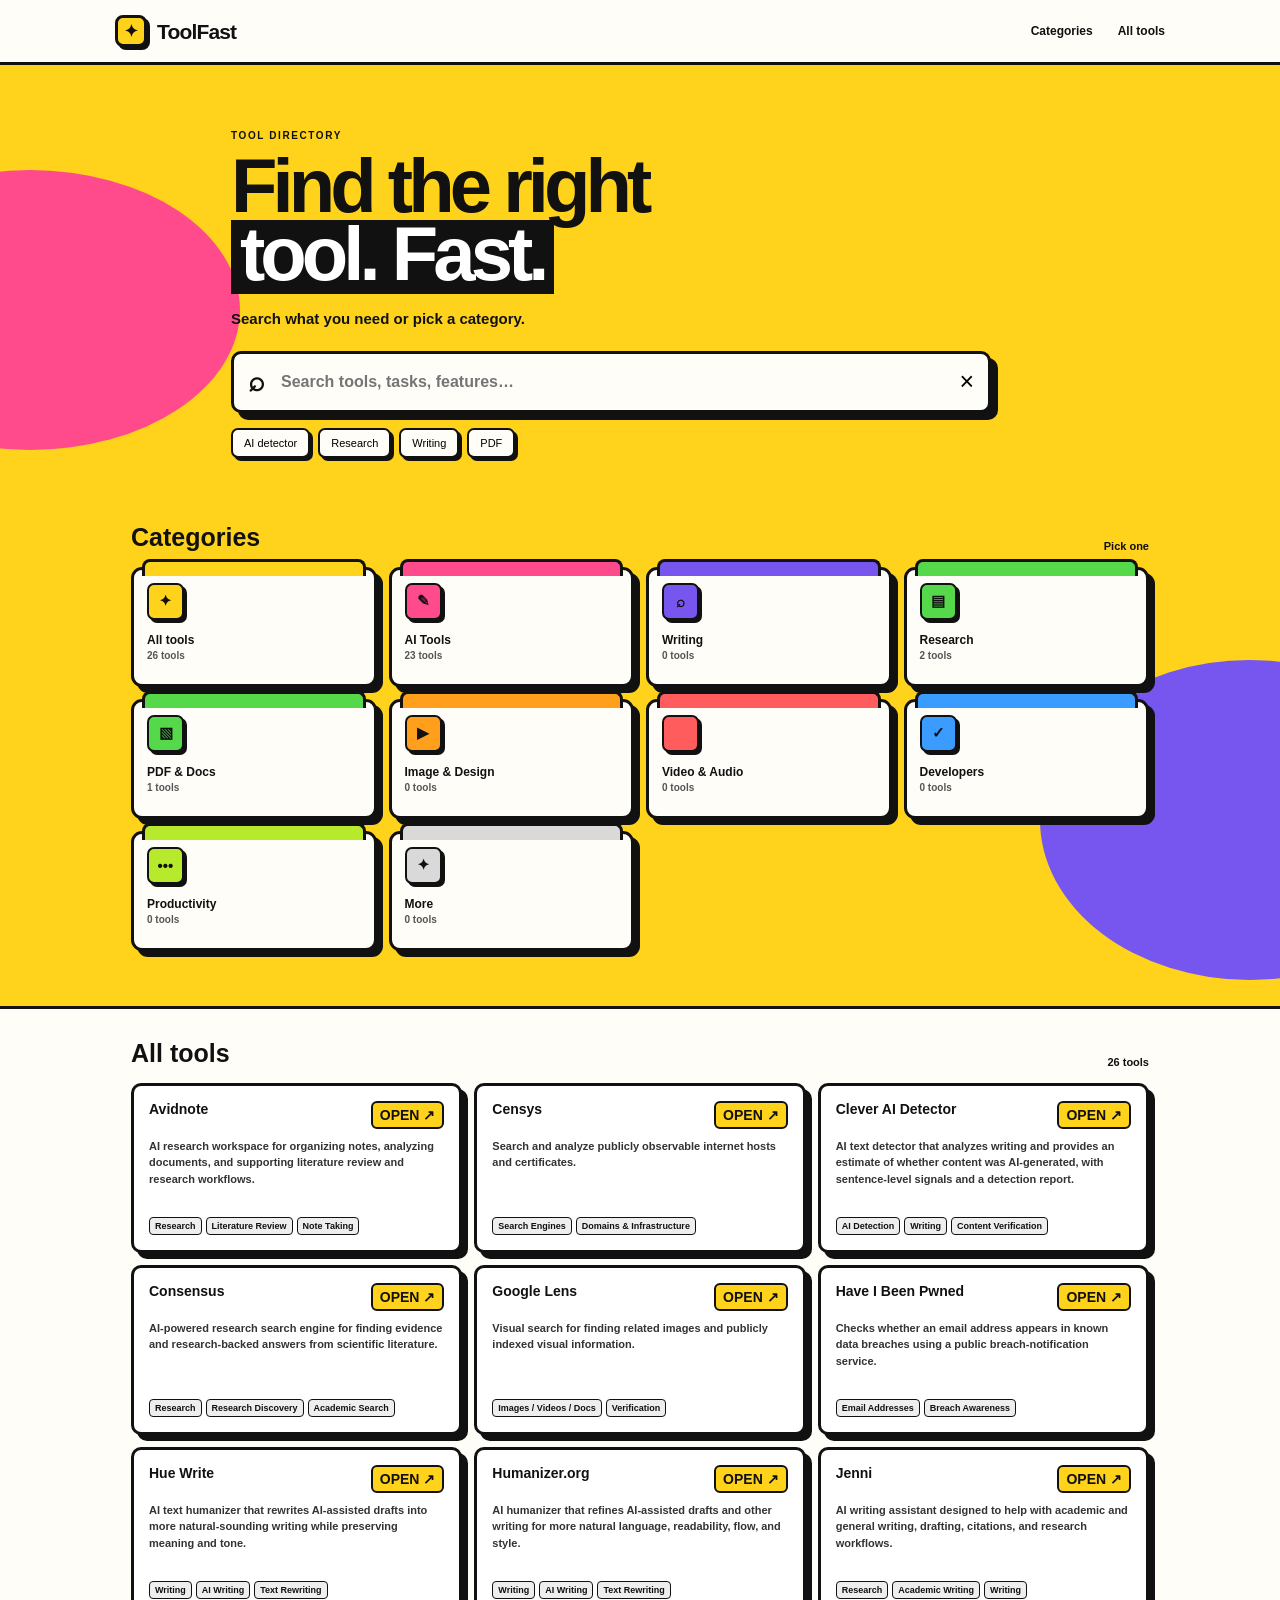
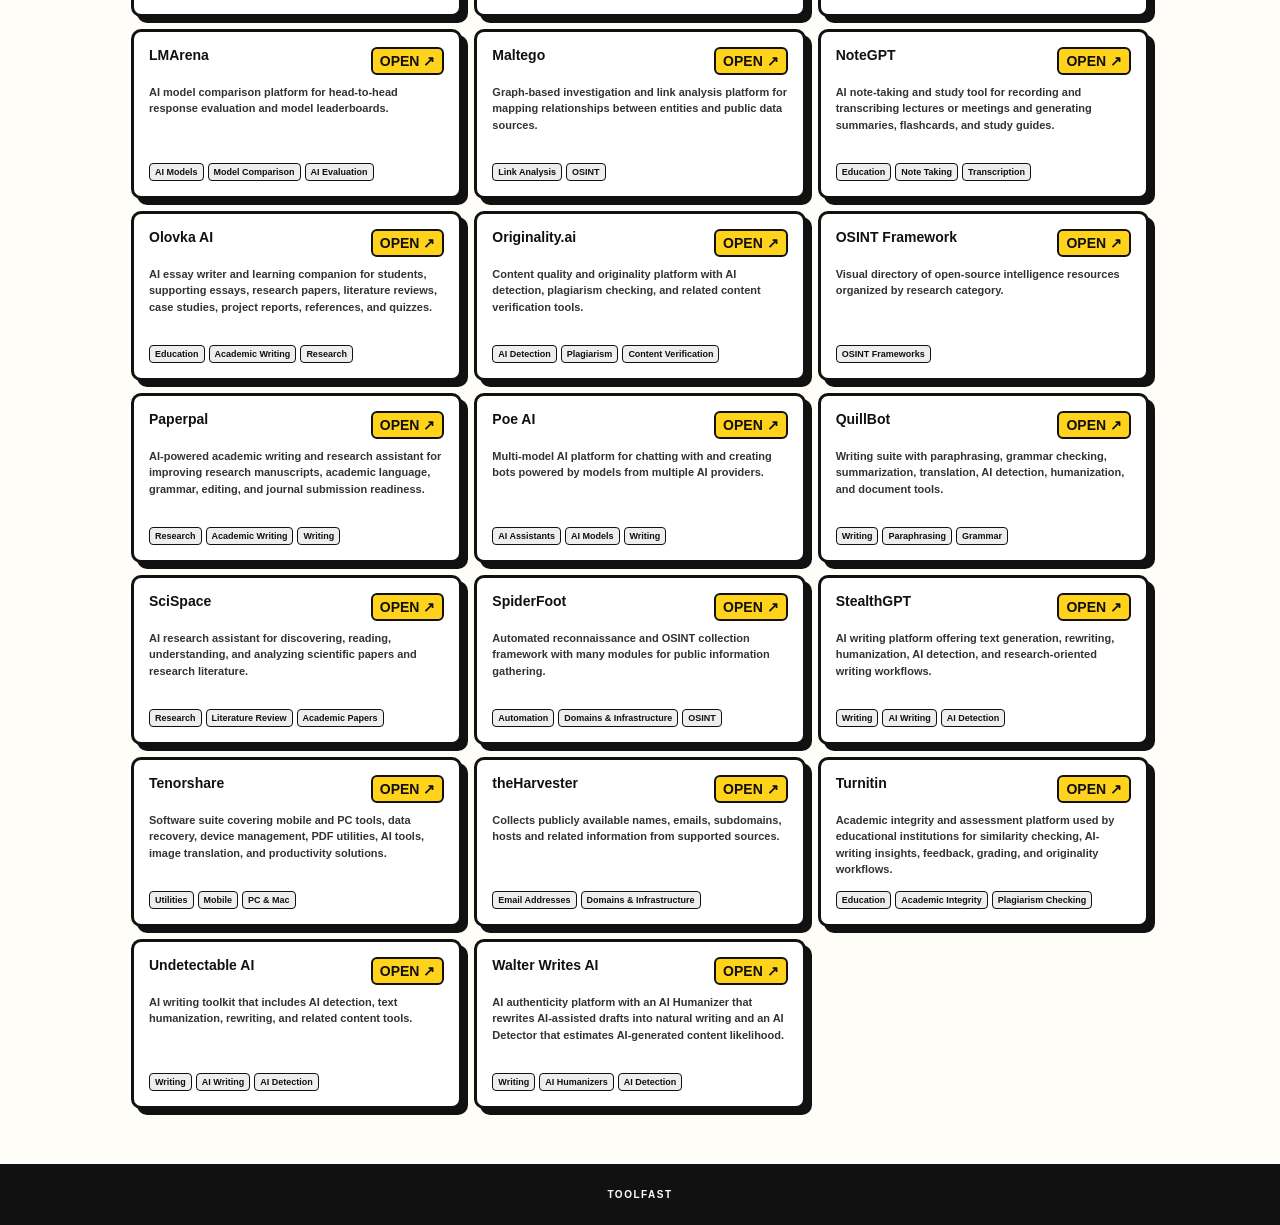
<file: index.html>
<!doctype html><html lang="en"><head><meta charset="utf-8"><meta name="viewport" content="width=device-width,initial-scale=1"><meta name="theme-color" content="#ffd21c"><title>ToolFast — Find tools fast</title><link rel="stylesheet" href="styles.css"></head><body><div class="bg pink"></div><div class="bg purple"></div><header><a class="brand" href="#"><span>✦</span><b>ToolFast</b></a><nav><a href="#categories">Categories</a><a href="#tools">All tools</a></nav><button id="menu" aria-label="Open menu" aria-expanded="false">☰</button><div id="mobileMenu" class="mobile-menu"><a href="#categories">Categories</a><a href="#tools">All tools</a></div></header><main><section class="hero"><small>TOOL DIRECTORY</small><h1 class="hero-title"><span>Find the right</span><span class="hero-highlight">tool. Fast.</span></h1><p>Search what you need or pick a category.</p><div class="search"><b>⌕</b><input id="search" type="search" placeholder="Search tools, tasks, features…"><button id="clear">×</button></div><div class="quick"><button data-q="AI detector">AI detector</button><button data-q="research">Research</button><button data-q="writing">Writing</button><button data-q="PDF">PDF</button></div></section><section id="categories"><div class="head"><h2>Categories</h2><span id="hint">Pick one</span></div><div id="cats" class="cats"><div class="loading">Loading tools…</div></div></section><section id="tools" class="results"><div class="head"><h2 id="title">All tools</h2><span id="count">0 tools</span></div><div id="active"></div><div id="results" class="grid"></div><div id="empty" hidden><h3>No tools found</h3><p>Try another search.</p><button id="reset">Show all tools</button></div></section></main><footer>TOOLFAST</footer><script src="app.js?v=20260920-7"></script></body></html>
</file>
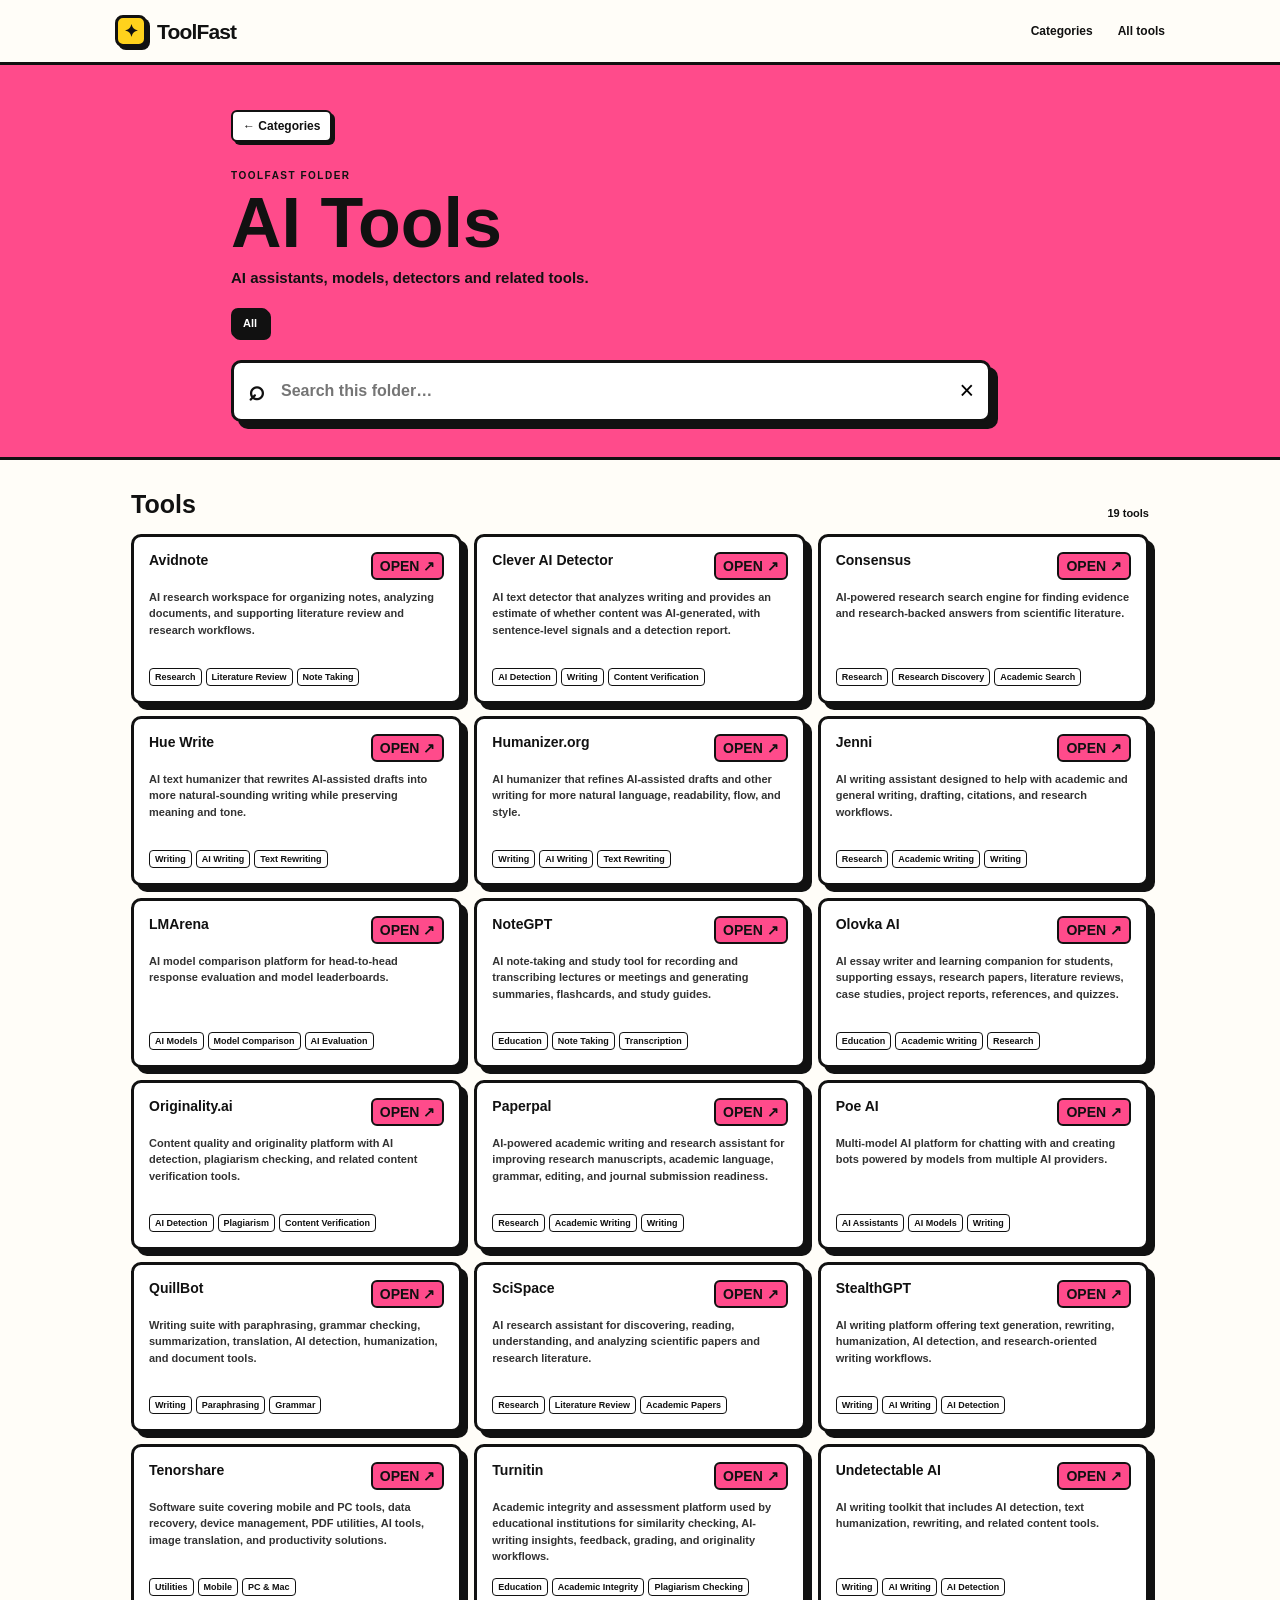
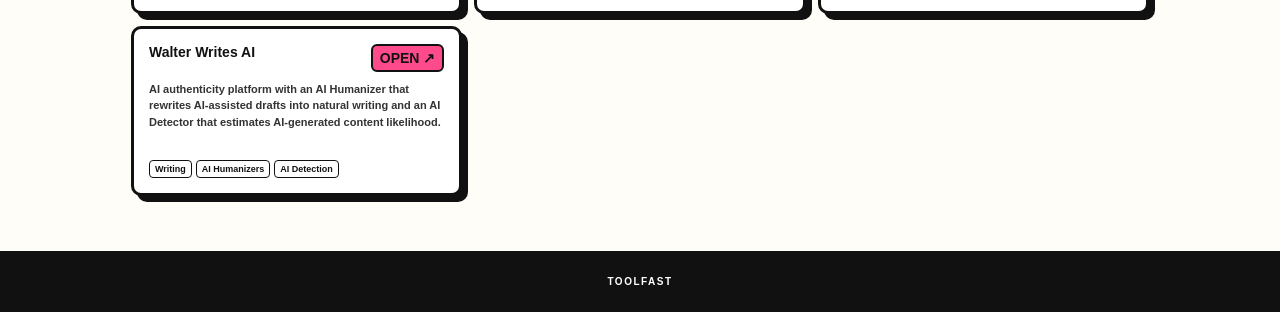
<file: ai-tools.html>
<!doctype html>
<html lang="en" data-category="AI Tools" data-color="#ff4b8b">
<head><meta charset="utf-8"><meta name="viewport" content="width=device-width,initial-scale=1"><meta name="theme-color" content="#ff4b8b"><title>ToolFast — AI Tools</title><link rel="stylesheet" href="styles.css?v=20260920-5"></head>
<body class="category-page" style="--folder-color:#ff4b8b;background:#ff4b8b">
<div class="bg pink"></div><div class="bg purple"></div>
<header><a class="brand" href="index.html"><span>✦</span><b>ToolFast</b></a><nav><a href="index.html#categories">Categories</a><a href="all-tools.html">All tools</a></nav><button id="menu" aria-label="Open menu">☰</button></header>
<main><section class="category-hero" style="background:#ff4b8b">
<a class="back" href="index.html#categories">← Categories</a><small>TOOLFAST FOLDER</small><h1 id="title">Loading…</h1><p id="desc"></p>
<div class="search"><b>⌕</b><input id="search" type="search" placeholder="Search this folder…"><button id="clear">×</button></div>
</section><section class="results"><div class="head"><h2>Tools</h2><span id="count">0 tools</span></div><div id="results" class="grid"></div><div id="empty" hidden><h3>No tools found</h3><p>Try another search.</p></div></section></main><footer>TOOLFAST</footer><script src="category.js?v=20260920-1"></script></body></html>
</file>
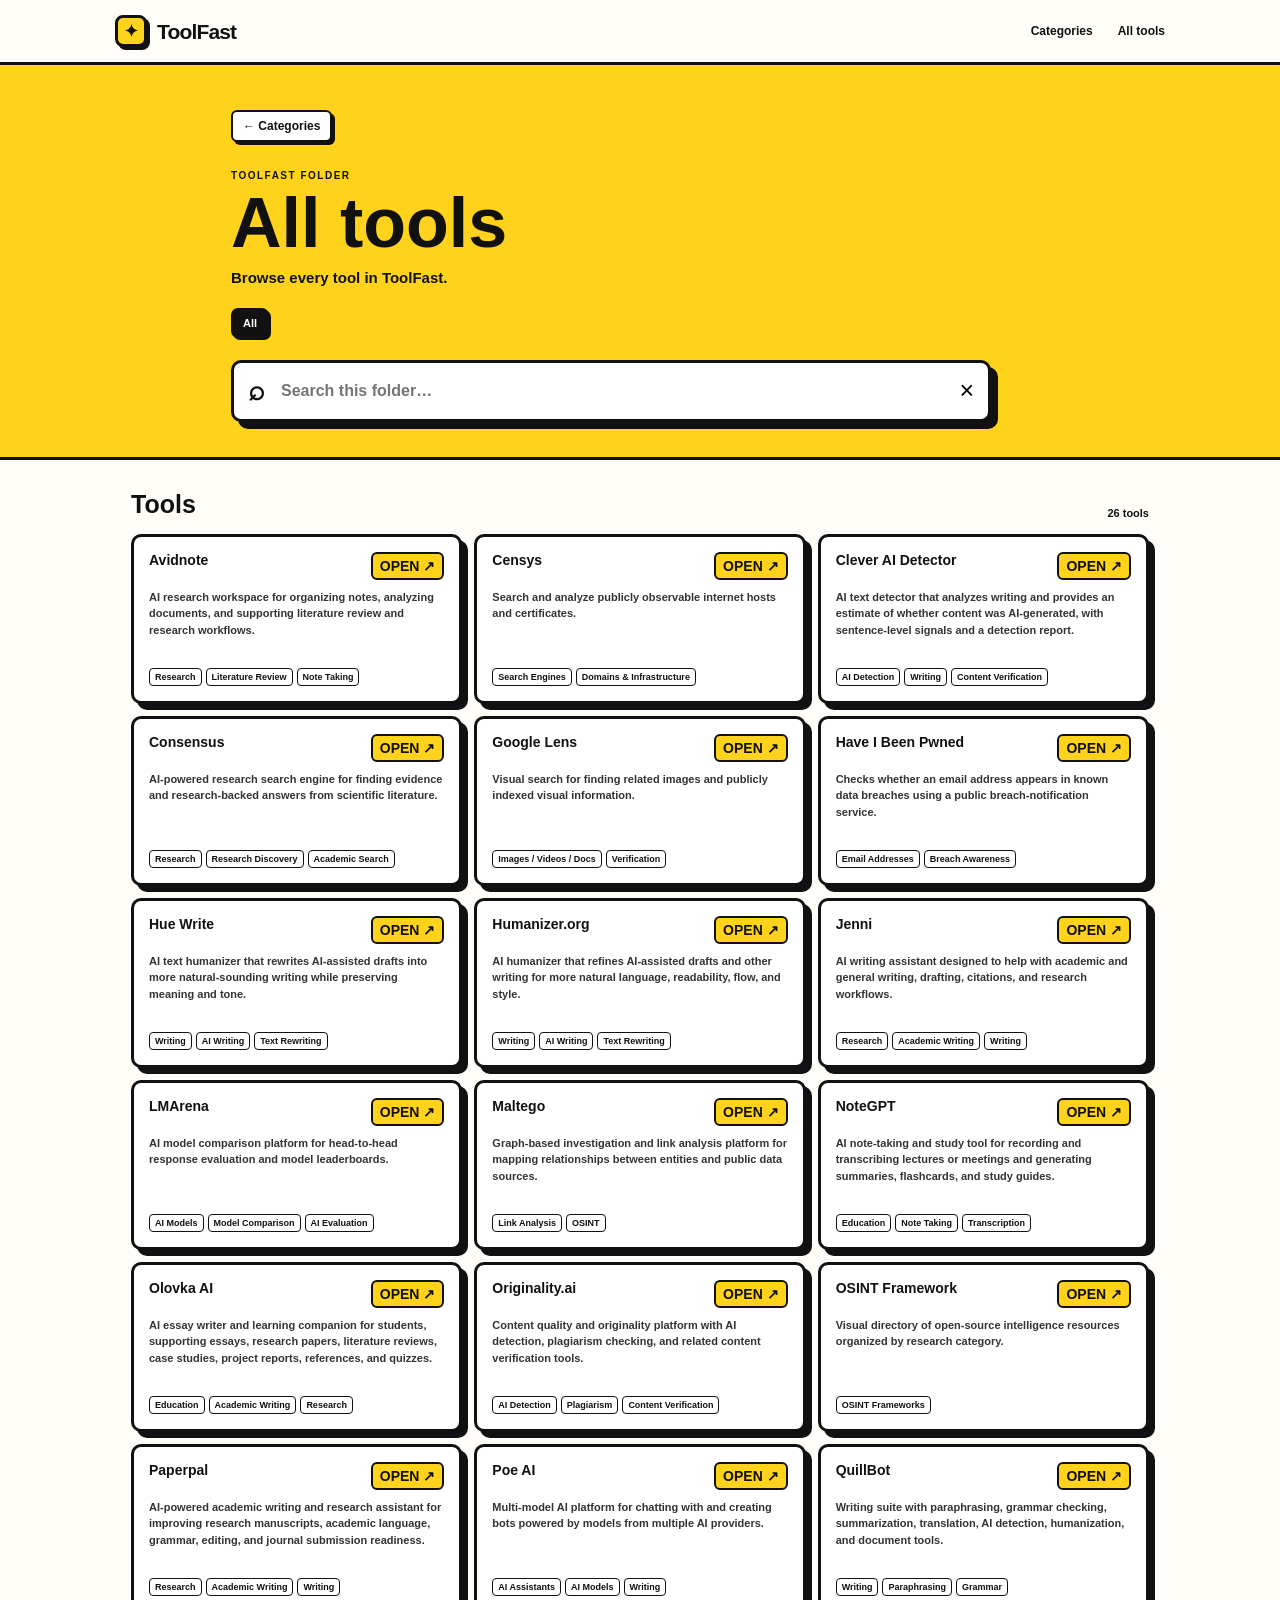
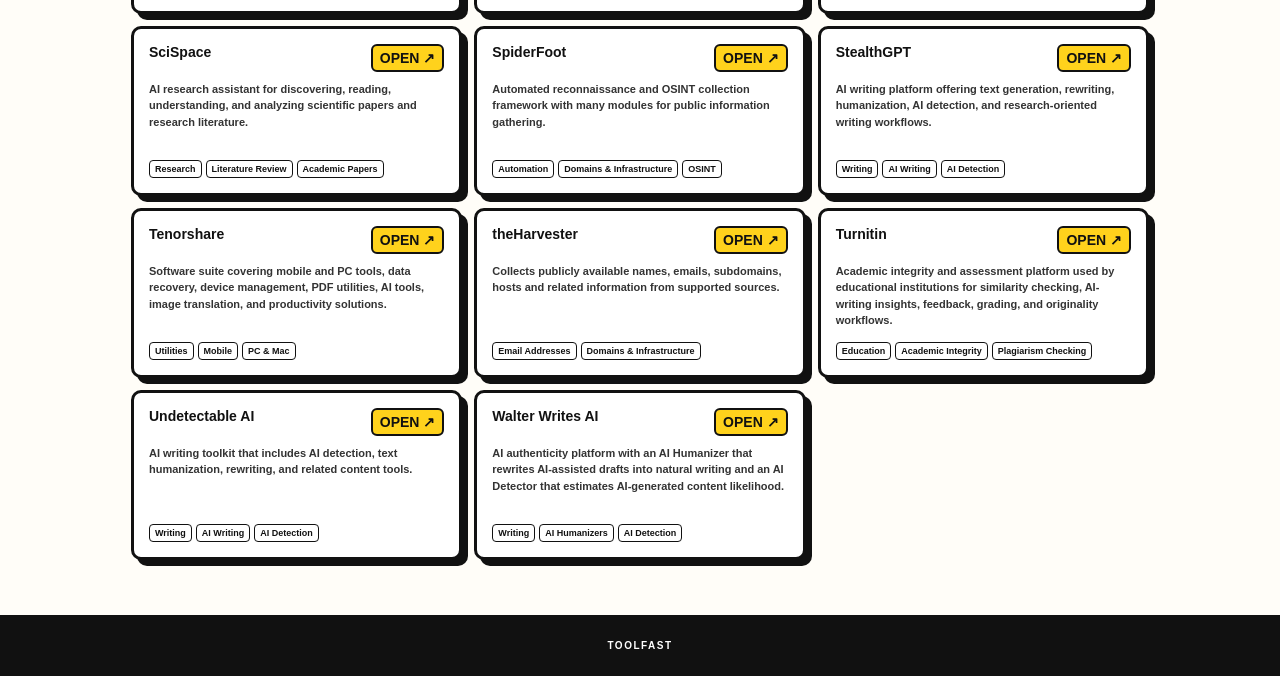
<file: all-tools.html>
<!doctype html>
<html lang="en" data-category="All tools" data-color="#ffd21c">
<head><meta charset="utf-8"><meta name="viewport" content="width=device-width,initial-scale=1"><meta name="theme-color" content="#ffd21c"><title>ToolFast — All tools</title><link rel="stylesheet" href="styles.css?v=20260920-5"></head>
<body class="category-page" style="--folder-color:#ffd21c;background:#ffd21c">
<div class="bg pink"></div><div class="bg purple"></div>
<header><a class="brand" href="index.html"><span>✦</span><b>ToolFast</b></a><nav><a href="index.html#categories">Categories</a><a href="all-tools.html">All tools</a></nav><button id="menu" aria-label="Open menu">☰</button></header>
<main><section class="category-hero" style="background:#ffd21c">
<a class="back" href="index.html#categories">← Categories</a><small>TOOLFAST FOLDER</small><h1 id="title">Loading…</h1><p id="desc"></p>
<div class="search"><b>⌕</b><input id="search" type="search" placeholder="Search this folder…"><button id="clear">×</button></div>
</section><section class="results"><div class="head"><h2>Tools</h2><span id="count">0 tools</span></div><div id="results" class="grid"></div><div id="empty" hidden><h3>No tools found</h3><p>Try another search.</p></div></section></main><footer>TOOLFAST</footer><script src="category.js?v=20260920-1"></script></body></html>
</file>
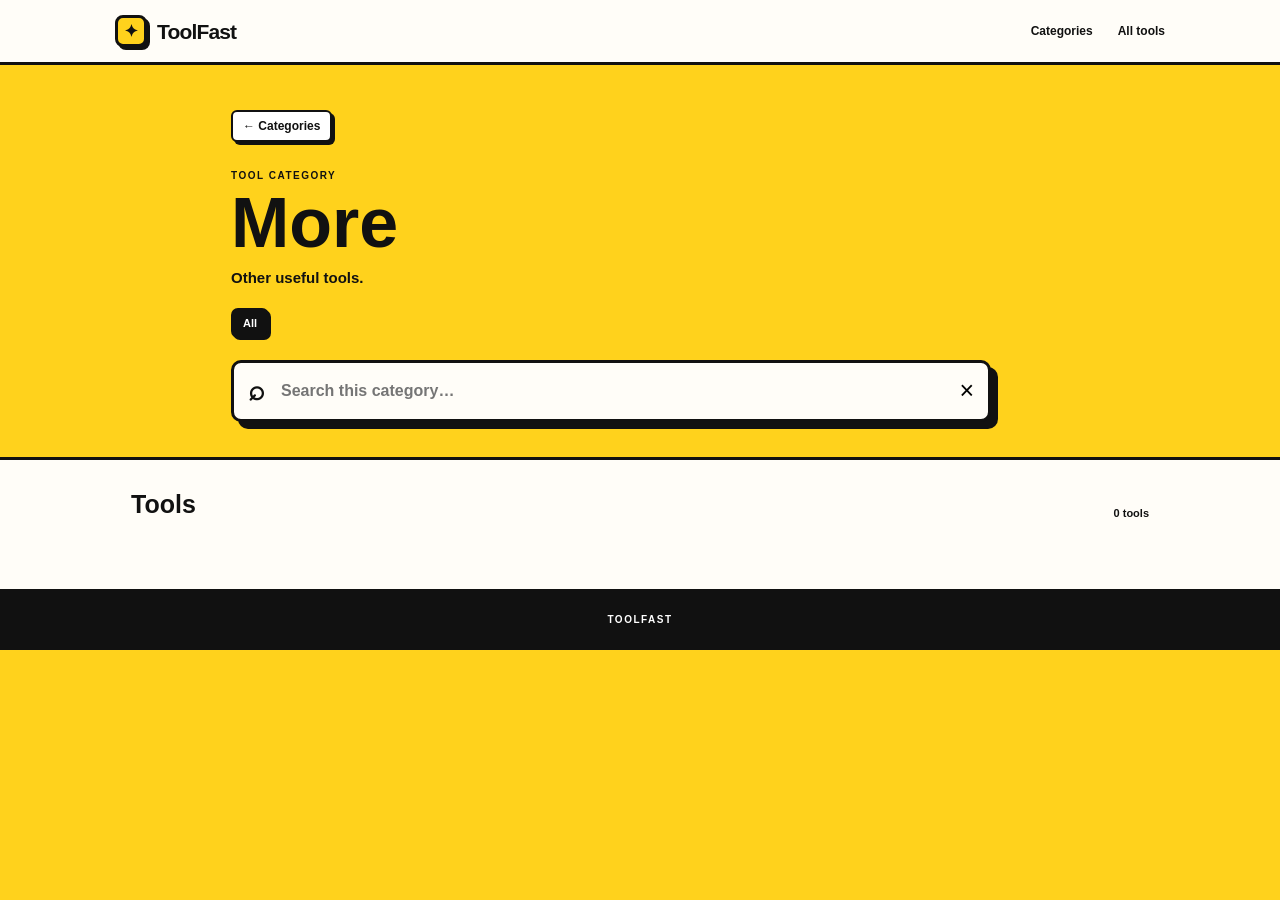
<file: category.html>
<!doctype html><html><head><meta charset="utf-8"><meta name="viewport" content="width=device-width,initial-scale=1"><title>ToolFast Category</title><link rel="stylesheet" href="styles.css"></head><body><header><a class="brand" href="index.html"><span>✦</span><b>ToolFast</b></a><nav><a href="index.html#categories">Categories</a><a href="index.html#tools">All tools</a></nav></header><main><section class="category-hero"><a class="back" href="index.html#categories">← Categories</a><small>TOOL CATEGORY</small><h1 id="title">Loading…</h1><p id="desc"></p><div class="search"><b>⌕</b><input id="search" placeholder="Search this category…"><button id="clear">×</button></div></section><section class="results"><div class="head"><h2>Tools</h2><span id="count">0</span></div><div id="results" class="grid"></div></section></main><footer>TOOLFAST</footer><script src="category.js"></script></body></html>
</file>
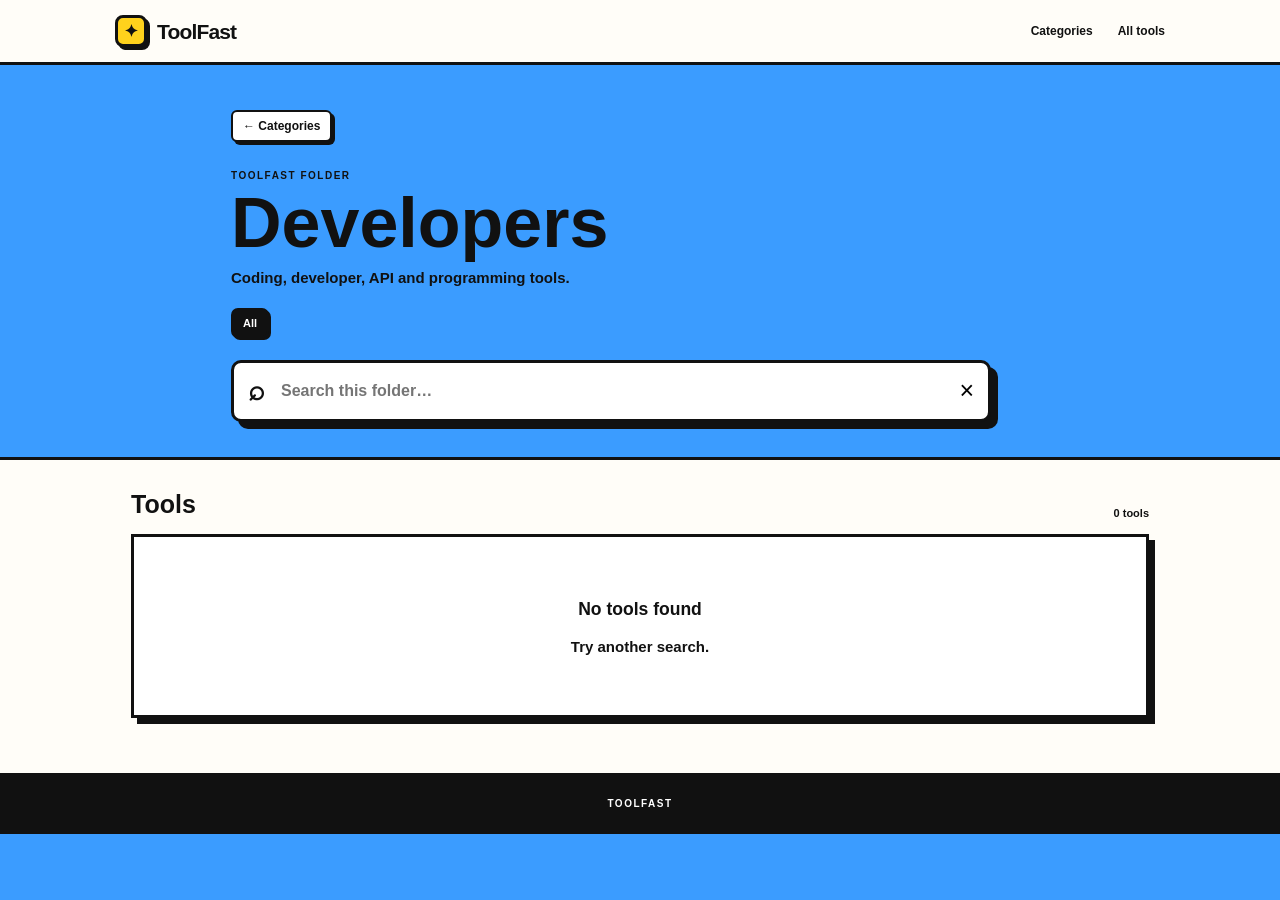
<file: developers.html>
<!doctype html>
<html lang="en" data-category="Developers" data-color="#3b9cff">
<head><meta charset="utf-8"><meta name="viewport" content="width=device-width,initial-scale=1"><meta name="theme-color" content="#3b9cff"><title>ToolFast — Developers</title><link rel="stylesheet" href="styles.css?v=20260920-5"></head>
<body class="category-page" style="--folder-color:#3b9cff;background:#3b9cff">
<div class="bg pink"></div><div class="bg purple"></div>
<header><a class="brand" href="index.html"><span>✦</span><b>ToolFast</b></a><nav><a href="index.html#categories">Categories</a><a href="all-tools.html">All tools</a></nav><button id="menu" aria-label="Open menu">☰</button></header>
<main><section class="category-hero" style="background:#3b9cff">
<a class="back" href="index.html#categories">← Categories</a><small>TOOLFAST FOLDER</small><h1 id="title">Loading…</h1><p id="desc"></p>
<div class="search"><b>⌕</b><input id="search" type="search" placeholder="Search this folder…"><button id="clear">×</button></div>
</section><section class="results"><div class="head"><h2>Tools</h2><span id="count">0 tools</span></div><div id="results" class="grid"></div><div id="empty" hidden><h3>No tools found</h3><p>Try another search.</p></div></section></main><footer>TOOLFAST</footer><script src="category.js?v=20260920-1"></script></body></html>
</file>
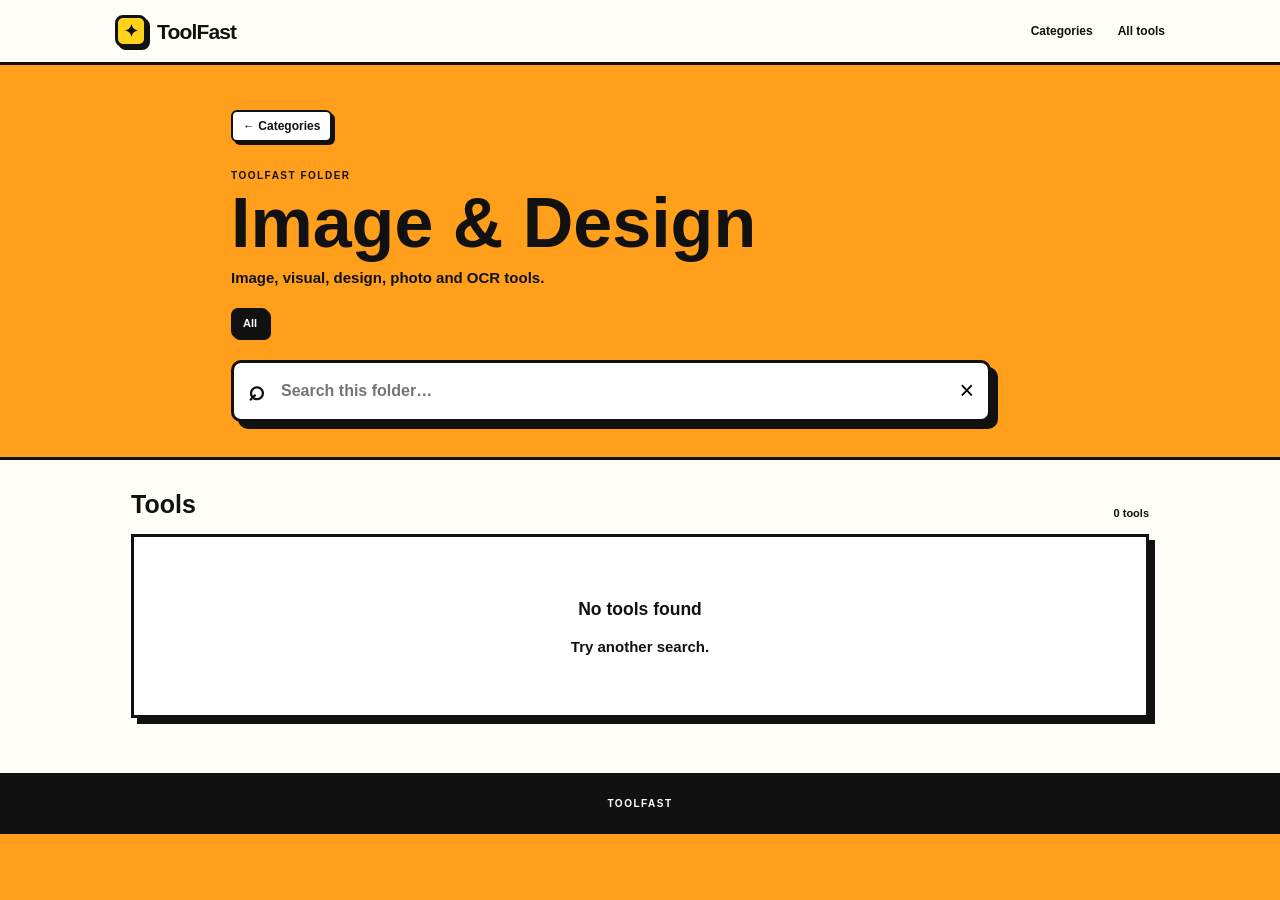
<file: image-design.html>
<!doctype html>
<html lang="en" data-category="Image & Design" data-color="#ff9f1c">
<head><meta charset="utf-8"><meta name="viewport" content="width=device-width,initial-scale=1"><meta name="theme-color" content="#ff9f1c"><title>ToolFast — Image & Design</title><link rel="stylesheet" href="styles.css?v=20260920-5"></head>
<body class="category-page" style="--folder-color:#ff9f1c;background:#ff9f1c">
<div class="bg pink"></div><div class="bg purple"></div>
<header><a class="brand" href="index.html"><span>✦</span><b>ToolFast</b></a><nav><a href="index.html#categories">Categories</a><a href="all-tools.html">All tools</a></nav><button id="menu" aria-label="Open menu">☰</button></header>
<main><section class="category-hero" style="background:#ff9f1c">
<a class="back" href="index.html#categories">← Categories</a><small>TOOLFAST FOLDER</small><h1 id="title">Loading…</h1><p id="desc"></p>
<div class="search"><b>⌕</b><input id="search" type="search" placeholder="Search this folder…"><button id="clear">×</button></div>
</section><section class="results"><div class="head"><h2>Tools</h2><span id="count">0 tools</span></div><div id="results" class="grid"></div><div id="empty" hidden><h3>No tools found</h3><p>Try another search.</p></div></section></main><footer>TOOLFAST</footer><script src="category.js?v=20260920-1"></script></body></html>
</file>
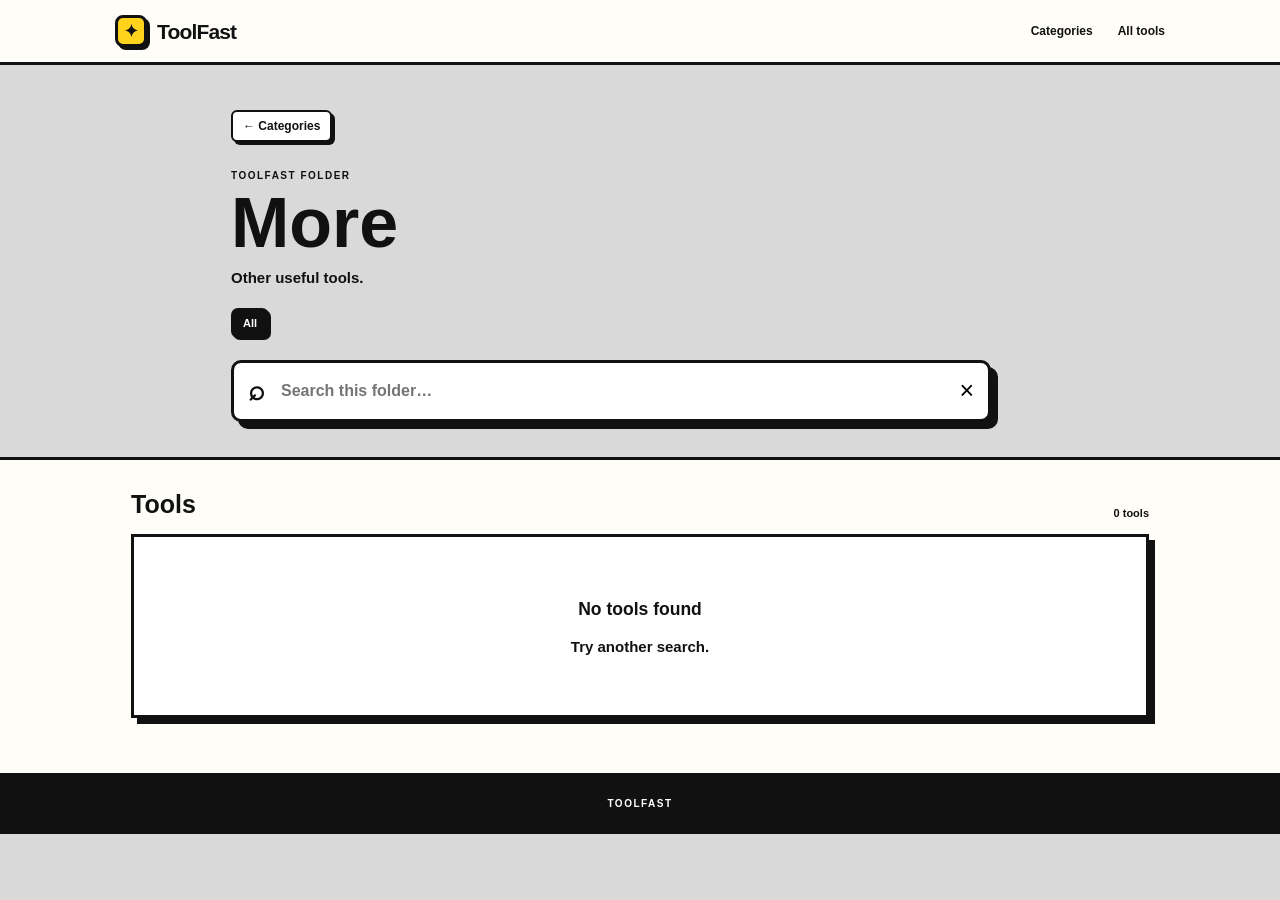
<file: more.html>
<!doctype html>
<html lang="en" data-category="More" data-color="#d9d9d9">
<head><meta charset="utf-8"><meta name="viewport" content="width=device-width,initial-scale=1"><meta name="theme-color" content="#d9d9d9"><title>ToolFast — More</title><link rel="stylesheet" href="styles.css?v=20260920-5"></head>
<body class="category-page" style="--folder-color:#d9d9d9;background:#d9d9d9">
<div class="bg pink"></div><div class="bg purple"></div>
<header><a class="brand" href="index.html"><span>✦</span><b>ToolFast</b></a><nav><a href="index.html#categories">Categories</a><a href="all-tools.html">All tools</a></nav><button id="menu" aria-label="Open menu">☰</button></header>
<main><section class="category-hero" style="background:#d9d9d9">
<a class="back" href="index.html#categories">← Categories</a><small>TOOLFAST FOLDER</small><h1 id="title">Loading…</h1><p id="desc"></p>
<div class="search"><b>⌕</b><input id="search" type="search" placeholder="Search this folder…"><button id="clear">×</button></div>
</section><section class="results"><div class="head"><h2>Tools</h2><span id="count">0 tools</span></div><div id="results" class="grid"></div><div id="empty" hidden><h3>No tools found</h3><p>Try another search.</p></div></section></main><footer>TOOLFAST</footer><script src="category.js?v=20260920-1"></script></body></html>
</file>
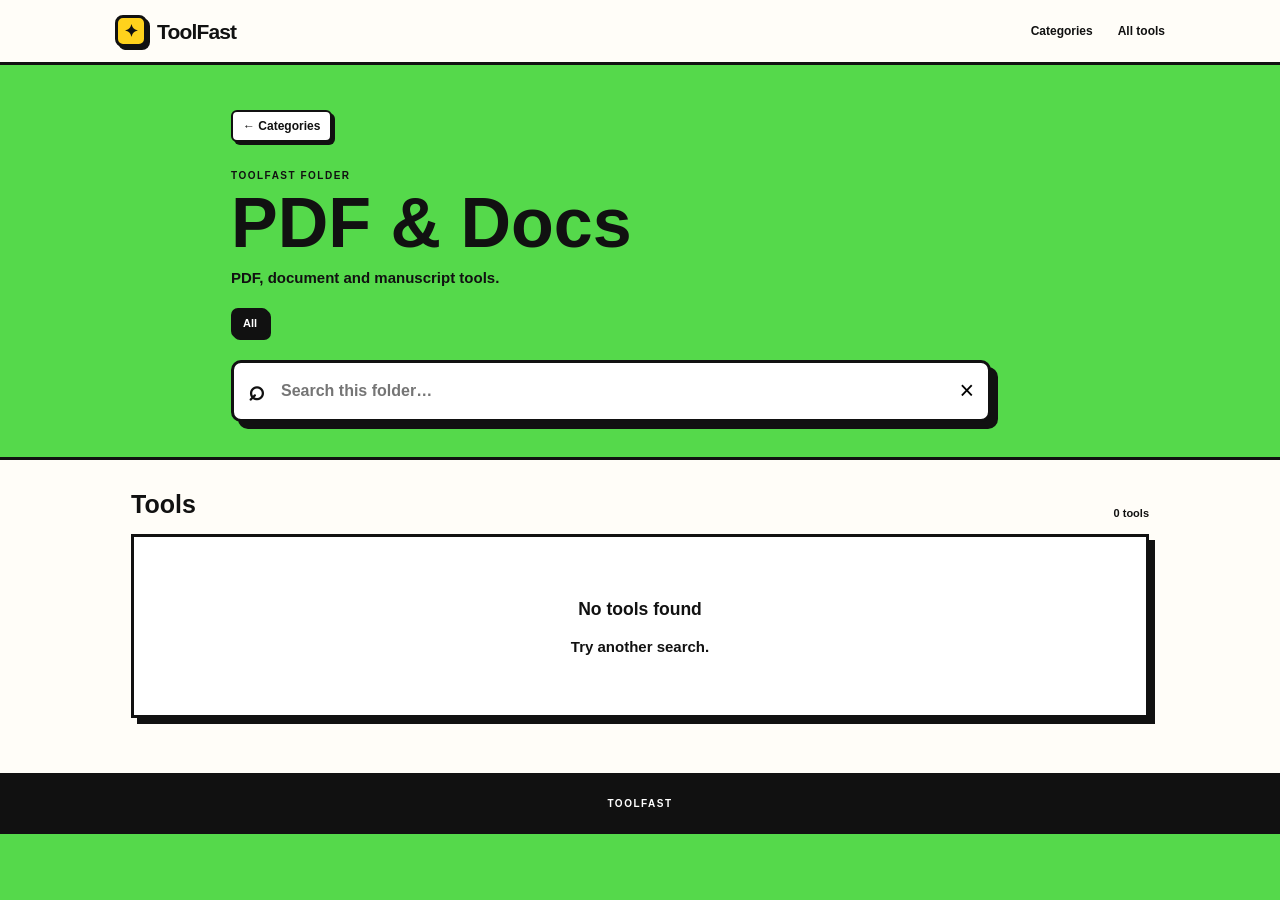
<file: pdf-docs.html>
<!doctype html>
<html lang="en" data-category="PDF & Docs" data-color="#55d94b">
<head><meta charset="utf-8"><meta name="viewport" content="width=device-width,initial-scale=1"><meta name="theme-color" content="#55d94b"><title>ToolFast — PDF & Docs</title><link rel="stylesheet" href="styles.css?v=20260920-5"></head>
<body class="category-page" style="--folder-color:#55d94b;background:#55d94b">
<div class="bg pink"></div><div class="bg purple"></div>
<header><a class="brand" href="index.html"><span>✦</span><b>ToolFast</b></a><nav><a href="index.html#categories">Categories</a><a href="all-tools.html">All tools</a></nav><button id="menu" aria-label="Open menu">☰</button></header>
<main><section class="category-hero" style="background:#55d94b">
<a class="back" href="index.html#categories">← Categories</a><small>TOOLFAST FOLDER</small><h1 id="title">Loading…</h1><p id="desc"></p>
<div class="search"><b>⌕</b><input id="search" type="search" placeholder="Search this folder…"><button id="clear">×</button></div>
</section><section class="results"><div class="head"><h2>Tools</h2><span id="count">0 tools</span></div><div id="results" class="grid"></div><div id="empty" hidden><h3>No tools found</h3><p>Try another search.</p></div></section></main><footer>TOOLFAST</footer><script src="category.js?v=20260920-1"></script></body></html>
</file>
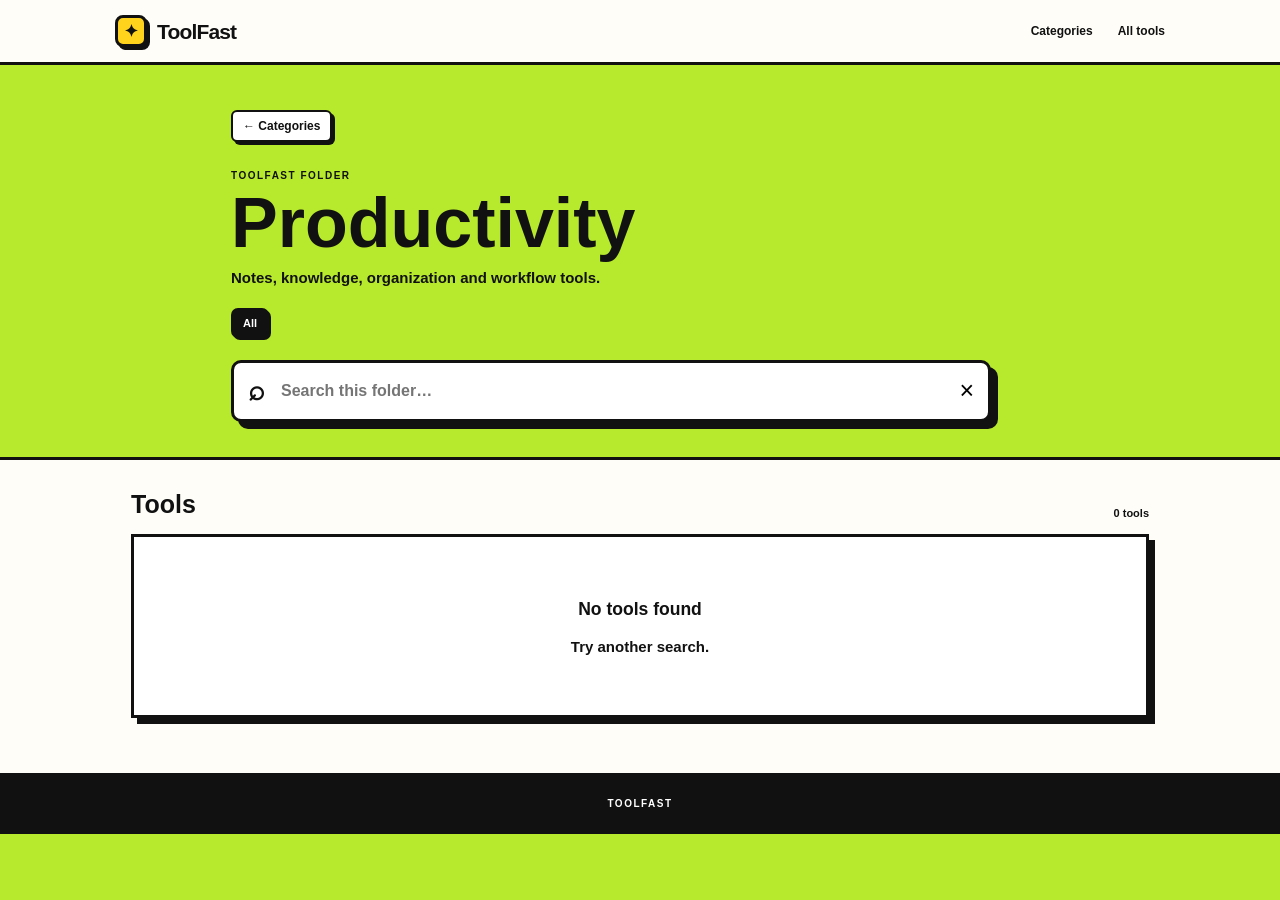
<file: productivity.html>
<!doctype html>
<html lang="en" data-category="Productivity" data-color="#b7e92d">
<head><meta charset="utf-8"><meta name="viewport" content="width=device-width,initial-scale=1"><meta name="theme-color" content="#b7e92d"><title>ToolFast — Productivity</title><link rel="stylesheet" href="styles.css?v=20260920-5"></head>
<body class="category-page" style="--folder-color:#b7e92d;background:#b7e92d">
<div class="bg pink"></div><div class="bg purple"></div>
<header><a class="brand" href="index.html"><span>✦</span><b>ToolFast</b></a><nav><a href="index.html#categories">Categories</a><a href="all-tools.html">All tools</a></nav><button id="menu" aria-label="Open menu">☰</button></header>
<main><section class="category-hero" style="background:#b7e92d">
<a class="back" href="index.html#categories">← Categories</a><small>TOOLFAST FOLDER</small><h1 id="title">Loading…</h1><p id="desc"></p>
<div class="search"><b>⌕</b><input id="search" type="search" placeholder="Search this folder…"><button id="clear">×</button></div>
</section><section class="results"><div class="head"><h2>Tools</h2><span id="count">0 tools</span></div><div id="results" class="grid"></div><div id="empty" hidden><h3>No tools found</h3><p>Try another search.</p></div></section></main><footer>TOOLFAST</footer><script src="category.js?v=20260920-1"></script></body></html>
</file>
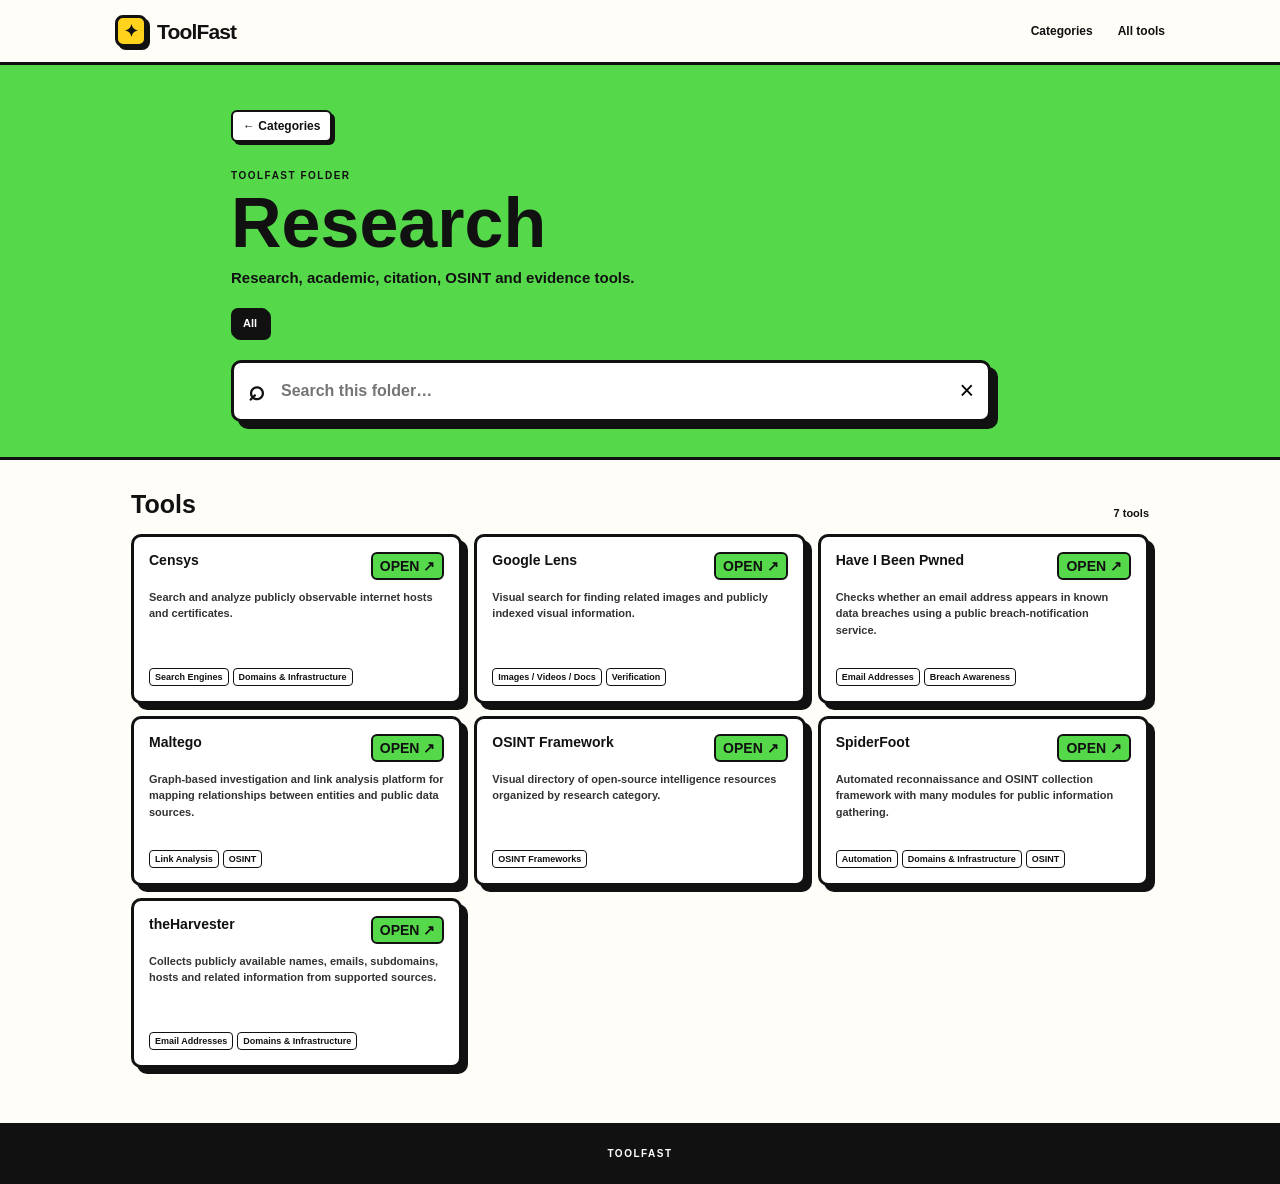
<file: research.html>
<!doctype html>
<html lang="en" data-category="Research" data-color="#55d94b">
<head><meta charset="utf-8"><meta name="viewport" content="width=device-width,initial-scale=1"><meta name="theme-color" content="#55d94b"><title>ToolFast — Research</title><link rel="stylesheet" href="styles.css?v=20260920-5"></head>
<body class="category-page" style="--folder-color:#55d94b;background:#55d94b">
<div class="bg pink"></div><div class="bg purple"></div>
<header><a class="brand" href="index.html"><span>✦</span><b>ToolFast</b></a><nav><a href="index.html#categories">Categories</a><a href="all-tools.html">All tools</a></nav><button id="menu" aria-label="Open menu">☰</button></header>
<main><section class="category-hero" style="background:#55d94b">
<a class="back" href="index.html#categories">← Categories</a><small>TOOLFAST FOLDER</small><h1 id="title">Loading…</h1><p id="desc"></p>
<div class="search"><b>⌕</b><input id="search" type="search" placeholder="Search this folder…"><button id="clear">×</button></div>
</section><section class="results"><div class="head"><h2>Tools</h2><span id="count">0 tools</span></div><div id="results" class="grid"></div><div id="empty" hidden><h3>No tools found</h3><p>Try another search.</p></div></section></main><footer>TOOLFAST</footer><script src="category.js?v=20260920-1"></script></body></html>
</file>
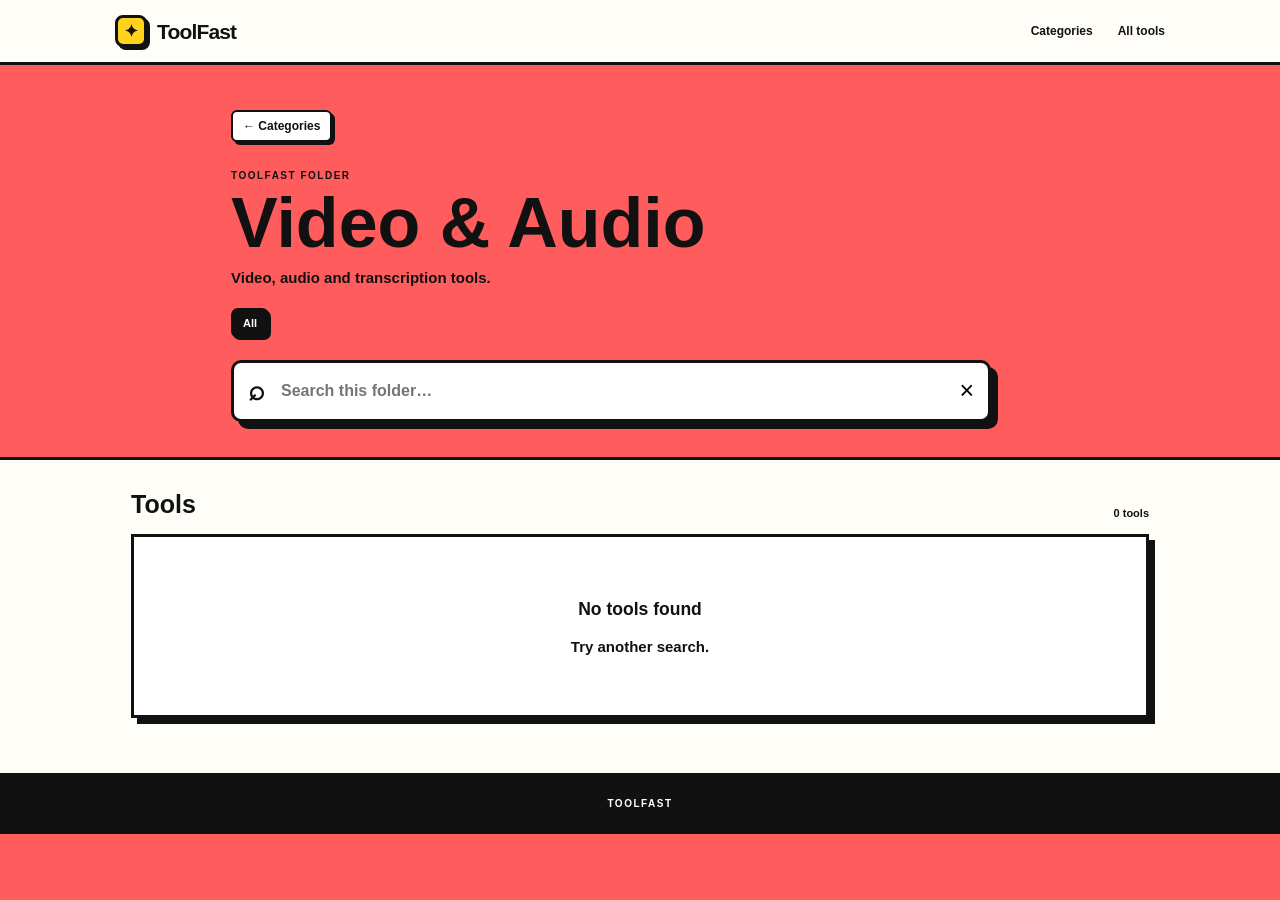
<file: video-audio.html>
<!doctype html>
<html lang="en" data-category="Video & Audio" data-color="#ff5d5d">
<head><meta charset="utf-8"><meta name="viewport" content="width=device-width,initial-scale=1"><meta name="theme-color" content="#ff5d5d"><title>ToolFast — Video & Audio</title><link rel="stylesheet" href="styles.css?v=20260920-5"></head>
<body class="category-page" style="--folder-color:#ff5d5d;background:#ff5d5d">
<div class="bg pink"></div><div class="bg purple"></div>
<header><a class="brand" href="index.html"><span>✦</span><b>ToolFast</b></a><nav><a href="index.html#categories">Categories</a><a href="all-tools.html">All tools</a></nav><button id="menu" aria-label="Open menu">☰</button></header>
<main><section class="category-hero" style="background:#ff5d5d">
<a class="back" href="index.html#categories">← Categories</a><small>TOOLFAST FOLDER</small><h1 id="title">Loading…</h1><p id="desc"></p>
<div class="search"><b>⌕</b><input id="search" type="search" placeholder="Search this folder…"><button id="clear">×</button></div>
</section><section class="results"><div class="head"><h2>Tools</h2><span id="count">0 tools</span></div><div id="results" class="grid"></div><div id="empty" hidden><h3>No tools found</h3><p>Try another search.</p></div></section></main><footer>TOOLFAST</footer><script src="category.js?v=20260920-1"></script></body></html>
</file>
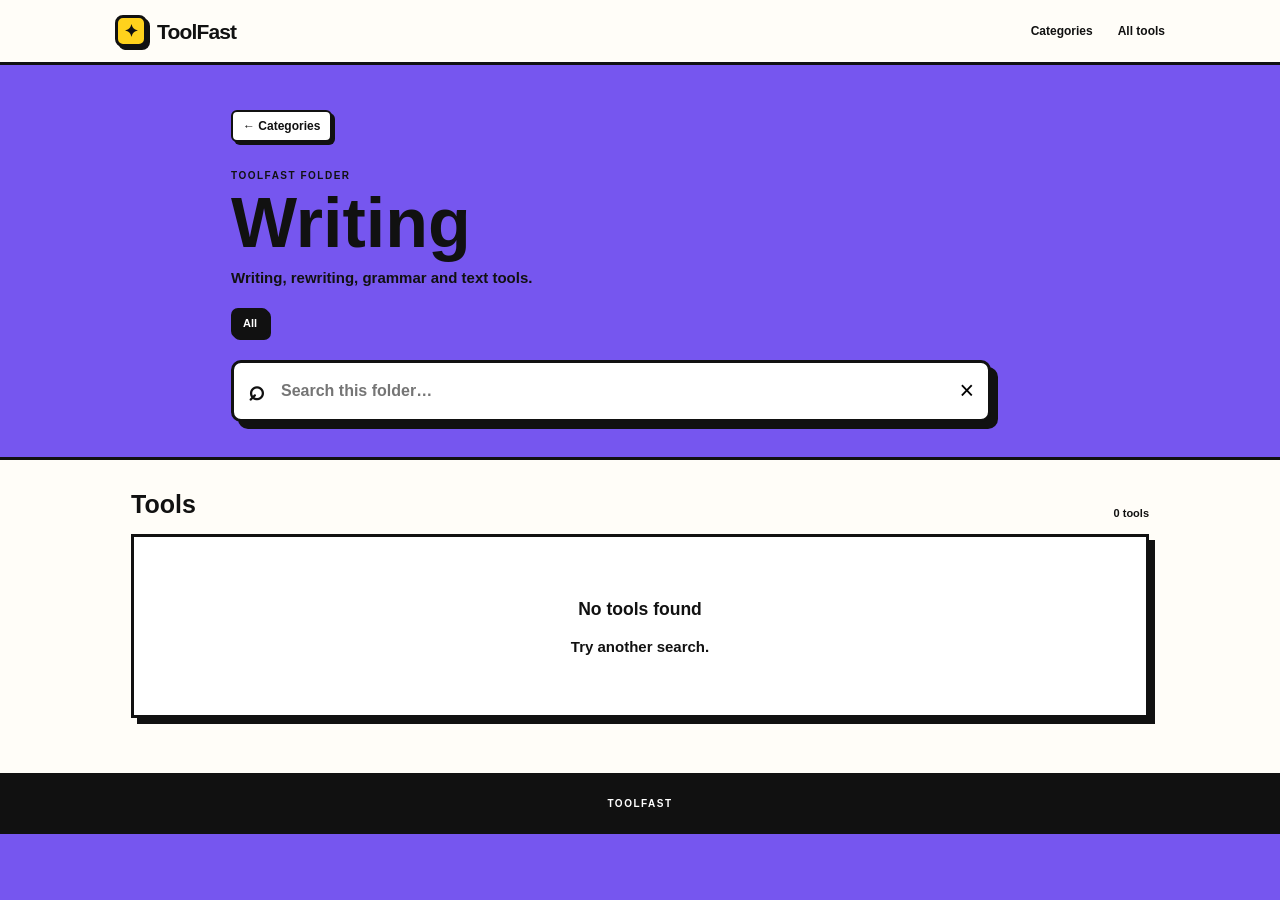
<file: writing.html>
<!doctype html>
<html lang="en" data-category="Writing" data-color="#7656ef">
<head><meta charset="utf-8"><meta name="viewport" content="width=device-width,initial-scale=1"><meta name="theme-color" content="#7656ef"><title>ToolFast — Writing</title><link rel="stylesheet" href="styles.css?v=20260920-5"></head>
<body class="category-page" style="--folder-color:#7656ef;background:#7656ef">
<div class="bg pink"></div><div class="bg purple"></div>
<header><a class="brand" href="index.html"><span>✦</span><b>ToolFast</b></a><nav><a href="index.html#categories">Categories</a><a href="all-tools.html">All tools</a></nav><button id="menu" aria-label="Open menu">☰</button></header>
<main><section class="category-hero" style="background:#7656ef">
<a class="back" href="index.html#categories">← Categories</a><small>TOOLFAST FOLDER</small><h1 id="title">Loading…</h1><p id="desc"></p>
<div class="search"><b>⌕</b><input id="search" type="search" placeholder="Search this folder…"><button id="clear">×</button></div>
</section><section class="results"><div class="head"><h2>Tools</h2><span id="count">0 tools</span></div><div id="results" class="grid"></div><div id="empty" hidden><h3>No tools found</h3><p>Try another search.</p></div></section></main><footer>TOOLFAST</footer><script src="category.js?v=20260920-1"></script></body></html>
</file>
<file: styles.css>
*{box-sizing:border-box}html{scroll-behavior:smooth;overflow-x:hidden}:root{--y:#ffd21c;--p:#ff4b8b;--v:#7656ef;--g:#55d94b;--ink:#111;--paper:#fffdf8}body{margin:0;overflow-x:hidden;background:var(--y);color:var(--ink);font:600 15px Arial,sans-serif}.bg{position:fixed;z-index:-1;border-radius:50%;pointer-events:none}.pink{width:420px;height:280px;background:var(--p);left:-180px;top:170px}.purple{width:420px;height:320px;background:var(--v);right:-180px;bottom:-80px}header{height:65px;background:var(--paper);border-bottom:3px solid var(--ink);display:flex;align-items:center;justify-content:space-between;padding:0 max(16px,calc((100% - 1050px)/2));position:sticky;top:0;z-index:10}.brand{display:inline-flex;gap:10px;align-items:center;text-decoration:none;color:#111;line-height:1}.brand span{display:grid;place-items:center;width:32px;height:32px;border:3px solid #111;border-radius:8px;box-shadow:3px 3px #111;background:var(--y);font-size:17px}.brand b{font-size:21px;font-weight:900;letter-spacing:-.04em}nav{display:flex;gap:25px}nav a{color:#111;text-decoration:none;font-size:12px}header>button{display:none}.mobile-menu{display:none}.hero{max-width:850px;width:100%;margin:auto;padding:60px 16px 40px;overflow:hidden}.hero small{font-size:10px;letter-spacing:.16em}.hero-title{display:block;width:100%;max-width:100%;margin:10px 0 16px;font-size:clamp(38px,8.2vw,76px);font-weight:900;line-height:.9;letter-spacing:-.065em;position:relative;left:0;transform:none;overflow:visible}.hero-title span{display:block;max-width:100%;white-space:nowrap}.hero-title .hero-highlight{width:max-content;max-width:100%;background:#111;color:#fff;padding:0 9px 5px;line-height:.9}.hero p{margin:0 0 24px}.search{height:62px;max-width:760px;background:var(--paper);border:3px solid #111;box-shadow:7px 7px #111;border-radius:10px;display:flex;align-items:center}.search>b{font-size:28px;padding:0 14px}.search input{flex:1;min-width:0;border:0;outline:0;background:none;font-size:16px;font-weight:600}.search button{border:0;background:none;font-size:25px;padding:0 14px}.quick{display:flex;gap:8px;flex-wrap:wrap;margin-top:15px}.quick button,.active-btn{background:var(--paper);border:2px solid #111;border-radius:7px;padding:7px 11px;box-shadow:3px 3px #111;font-size:11px}.quick button:active{transform:translate(2px,2px);box-shadow:1px 1px #111}#categories{max-width:1050px;margin:auto;padding:25px 16px 55px}.head{display:flex;justify-content:space-between;align-items:end;margin-bottom:15px}.head h2{margin:0;font-size:25px;font-weight:900}.head span{font-size:11px}.cats{display:grid;grid-template-columns:repeat(4,1fr);gap:12px}.cat{position:relative;text-align:left;background:var(--paper);border:3px solid #111;border-radius:11px;padding:13px;min-height:120px;box-shadow:6px 6px #111}.cat:before{content:"";position:absolute;left:8px;right:8px;top:-11px;height:14px;background:var(--c);border:3px solid #111;border-bottom:0;border-radius:8px 8px 0 0}.cat:hover{transform:translateY(-3px)}.ico{width:37px;height:37px;background:var(--c);border:2px solid #111;border-radius:7px;display:grid;place-items:center;box-shadow:3px 3px #111}.cat b{display:block;font-size:12px;margin-top:13px}.cat span{display:block;font-size:10px;color:#555;margin-top:3px}.results{background:var(--paper);border-top:3px solid #111;padding:30px max(16px,calc((100% - 1018px)/2)) 55px}.grid{display:grid;grid-template-columns:repeat(3,1fr);gap:12px}.tool{background:#fff;border:3px solid #111;border-radius:10px;padding:15px;min-height:170px;box-shadow:6px 6px #111;display:flex;flex-direction:column}.tooltop{display:flex;justify-content:space-between;gap:7px}.tool a{color:#111;text-decoration:none;font-weight:900;font-size:14px}.open{background:var(--y);border:2px solid #111;border-radius:6px;padding:4px 7px;font-size:9px}.tool p{font-size:11px;line-height:1.5;color:#333;margin:9px 0}.tags{margin-top:auto;display:flex;gap:4px;flex-wrap:wrap}.tag{font-size:9px;background:#eee;border:1px solid #111;border-radius:4px;padding:3px 5px}.active{margin:-5px 0 15px}.active-btn{background:#b7e92d}#empty{text-align:center;border:3px solid #111;padding:45px;background:#fff;box-shadow:6px 6px #111}#empty button{background:var(--y);border:2px solid #111;padding:8px;font-weight:800}footer{text-align:center;background:#111;color:#fff;padding:25px;font-size:10px;letter-spacing:.15em}@media(max-width:850px){.cats{grid-template-columns:repeat(3,1fr)}.grid{grid-template-columns:repeat(2,1fr)}}@media(max-width:620px){.hero-title{font-size:clamp(36px,10.5vw,48px);letter-spacing:-.06em}.hero-title span{white-space:normal}.hero-title .hero-highlight{max-width:100%;width:max-content}header{height:58px;position:sticky;padding:0 14px}.brand{gap:8px}.brand span{width:29px;height:29px;border-width:2px;box-shadow:3px 3px #111;font-size:15px}.brand b{font-size:19px}nav{display:none}header>button{display:block;position:relative;z-index:12;background:#fff;border:3px solid #111;box-shadow:3px 3px #111;border-radius:7px;padding:7px 10px}.mobile-menu{position:absolute;right:14px;top:64px;background:var(--paper);border:3px solid #111;box-shadow:5px 5px #111;border-radius:9px;padding:8px;display:none;flex-direction:column;gap:2px;min-width:150px;z-index:30}.mobile-menu.open{display:flex}.mobile-menu a{padding:10px;color:#111;text-decoration:none;font-size:13px;border-radius:5px}.mobile-menu a:active{background:var(--y)}.hero{padding:45px 14px 34px}.hero h1{font-size:clamp(40px,11vw,48px);line-height:.95}.hero mark{padding:0 7px 3px}.hero p{font-size:13px}.search{height:57px}.search input{font-size:14px}.quick{gap:6px}#categories{padding:23px 14px 45px}.cats{grid-template-columns:repeat(2,1fr);gap:11px}.loading{grid-column:1/-1;text-align:center;padding:35px;background:var(--paper);border:3px solid #111;box-shadow:5px 5px #111;border-radius:10px;font-size:13px}.cat{min-height:108px;padding:11px;box-shadow:5px 5px #111}.cat b{font-size:11px;margin-top:11px}.results{padding:25px 14px 45px}.grid{grid-template-columns:1fr;gap:12px}.tool{min-height:150px}.bg{opacity:.8}.pink{width:250px;height:180px;left:-150px}.purple{width:250px;height:200px;right:-150px}}@media(max-width:370px){.cats{grid-template-columns:1fr}.hero h1{font-size:43px}}.cat{display:block;color:inherit;text-decoration:none;cursor:pointer}.category-hero{max-width:850px;margin:auto;padding:45px 16px 35px}.back{display:inline-block;color:#111;text-decoration:none;font-size:12px;margin-bottom:28px;border:2px solid #111;padding:7px 10px;background:#fff;box-shadow:3px 3px #111;border-radius:6px}.category-hero small{display:block;font-size:10px;letter-spacing:.15em}.category-hero h1{font-size:clamp(42px,8vw,70px);line-height:.95;margin:9px 0 12px;font-weight:900}.category-hero p{margin:0 0 22px}@media(max-width:620px){.category-hero{padding:35px 14px 28px}.category-hero h1{font-size:45px}}
/* Direct folder pages */
.category-page{
  background:var(--folder-color,#ffd21c);
  min-height:100vh;
}
.category-page .bg.pink,
.category-page .bg.purple{
  display:none;
}
.category-page .category-hero{
  background:var(--folder-color,#ffd21c);
}
.category-page .category-hero h1{
  display:inline-block;
  background:transparent;
  color:#111;
  padding:0;
  box-decoration-break:initial;
  -webkit-box-decoration-break:initial;
}
.category-page .search{
  background:#fff;
}
.category-page .open{
  background:var(--folder-color,#ffd21c);
}
.category-page .tag{
  background:#fff;
}
.category-page .results{
  background:var(--paper);
}
.category-page .back{
  background:#fff;
}

/* Subcategory filters */
.subcats{display:flex;gap:7px;flex-wrap:wrap;margin:0 0 22px}.subcat{background:#fff;border:2px solid #111;border-radius:7px;padding:7px 10px;box-shadow:3px 3px #111;font:700 11px Arial,sans-serif;cursor:pointer}.subcat small{font-size:9px;opacity:.65}.subcat.selected{background:#111;color:#fff;box-shadow:2px 2px #111}.subcat:active{transform:translate(2px,2px);box-shadow:1px 1px #111}@media(max-width:620px){.subcats{gap:6px}.subcat{font-size:10px;padding:6px 8px}}
</file>
